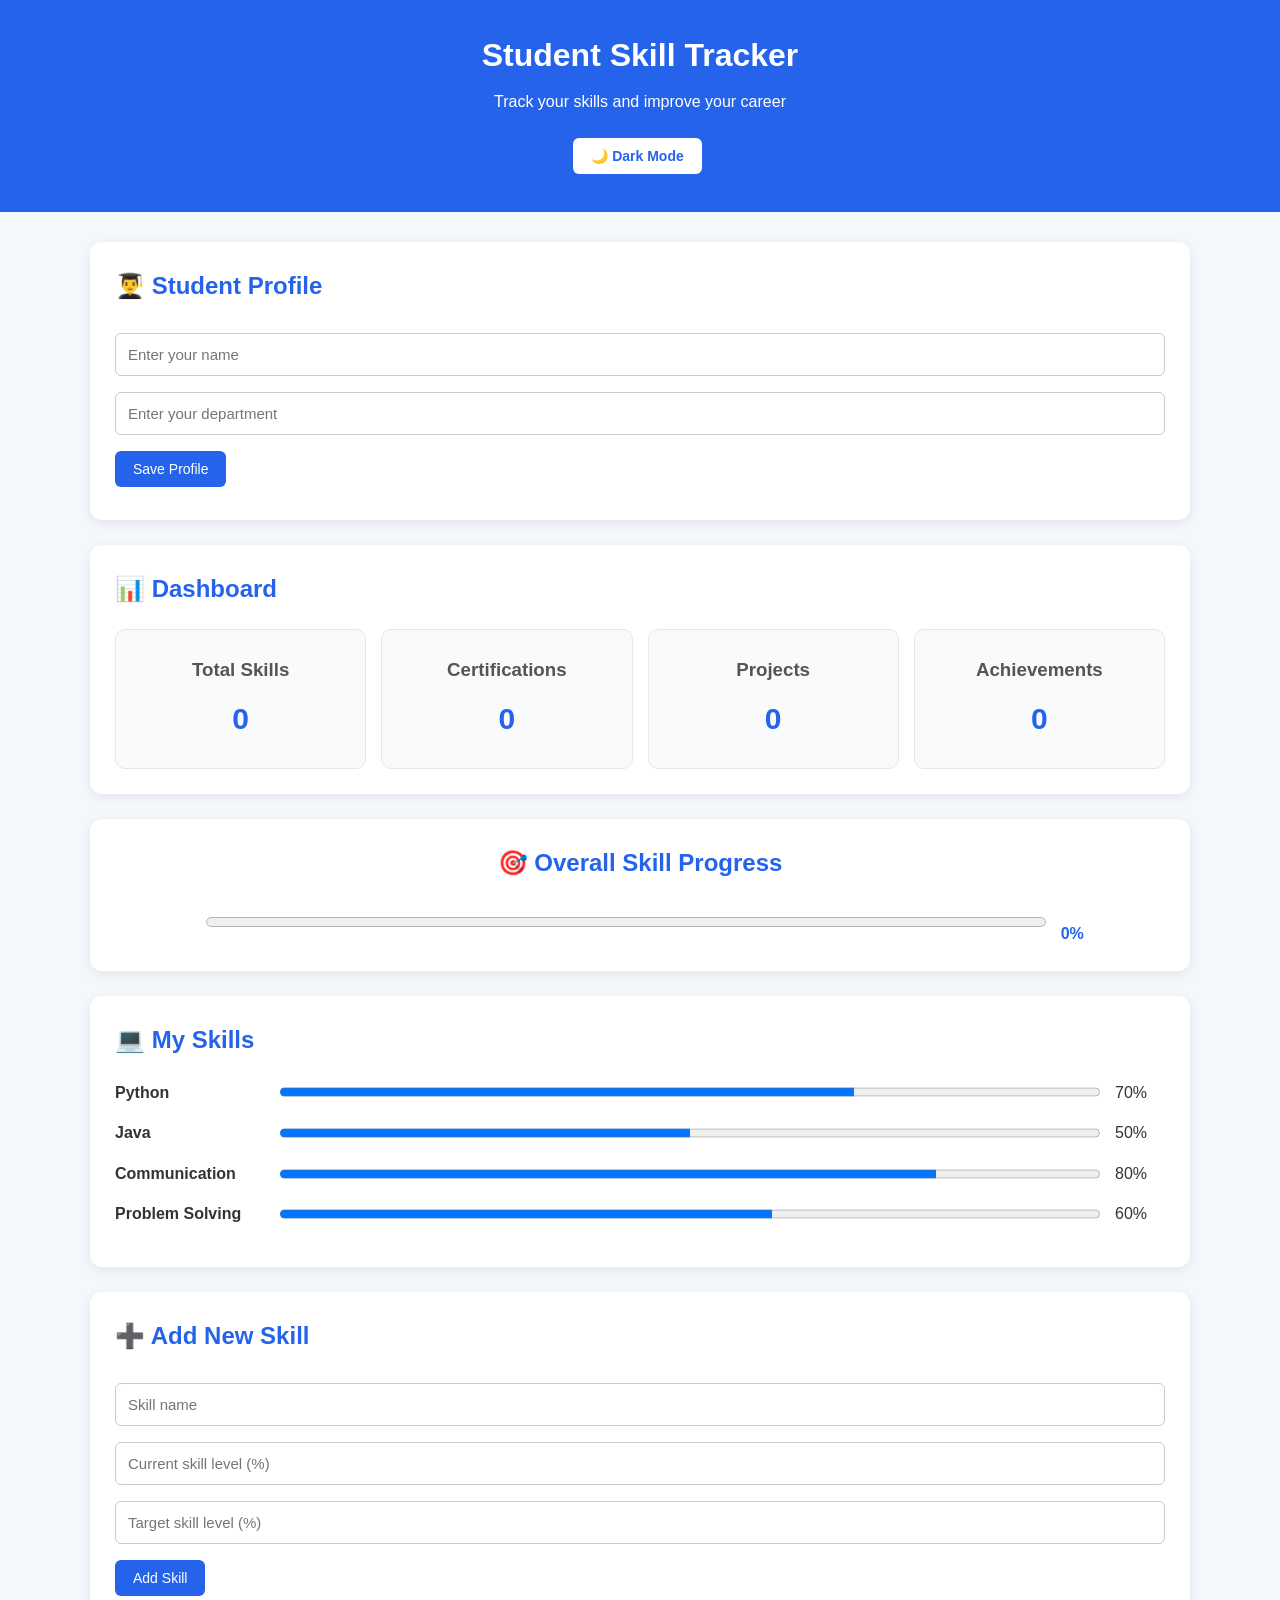
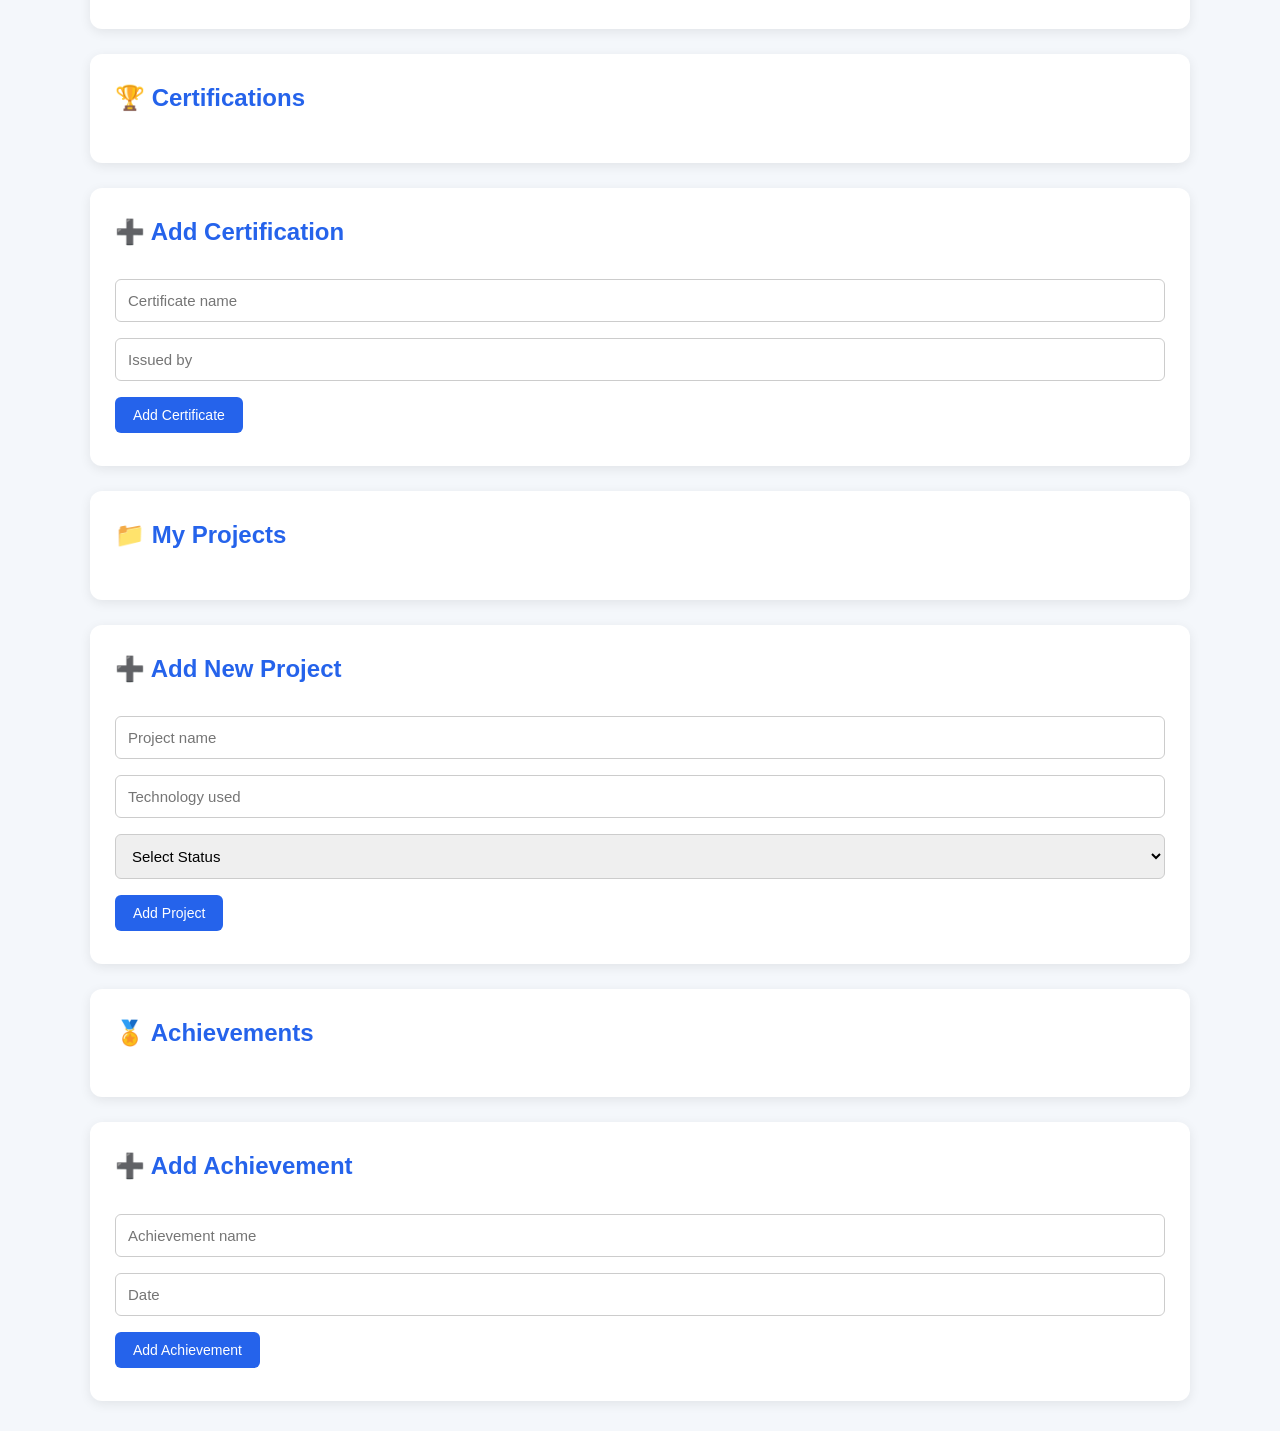
<file: index.html>
<!DOCTYPE html>
<html lang="en">

<head>
    <meta charset="UTF-8">
    <meta name="viewport" content="width=device-width, initial-scale=1.0">

    <title>Student Skill Tracker</title>

    <link rel="stylesheet" href="style.css">
</head>

<body>

    <!-- HEADER -->
    <header>
        <h1>Student Skill Tracker</h1>
        <p>Track your skills and improve your career</p>

        <button id="darkModeBtn" onclick="toggleDarkMode()">
            🌙 Dark Mode
        </button>
    </header>


    <main>

        <!-- ========================= -->
        <!-- STUDENT PROFILE -->
        <!-- ========================= -->

        <section class="student-info">

            <h2>👨‍🎓 Student Profile</h2>

            <input
                type="text"
                id="studentName"
                placeholder="Enter your name"
            >

            <input
                type="text"
                id="department"
                placeholder="Enter your department"
            >

            <button onclick="saveProfile()">
                Save Profile
            </button>

        </section>


        <!-- ========================= -->
        <!-- DASHBOARD -->
        <!-- ========================= -->

        <section class="dashboard">

            <h2>📊 Dashboard</h2>

            <div class="dashboard-container">

                <div class="dashboard-card">
                    <h3>Total Skills</h3>
                    <p id="totalSkills">0</p>
                </div>

                <div class="dashboard-card">
                    <h3>Certifications</h3>
                    <p id="totalCertificates">0</p>
                </div>

                <div class="dashboard-card">
                    <h3>Projects</h3>
                    <p id="totalProjects">0</p>
                </div>

                <div class="dashboard-card">
                    <h3>Achievements</h3>
                    <p id="totalAchievements">0</p>
                </div>

            </div>

        </section>


        <!-- ========================= -->
        <!-- OVERALL PROGRESS -->
        <!-- ========================= -->

        <section class="overall-progress">

            <h2>🎯 Overall Skill Progress</h2>

            <progress
                id="overallBar"
                value="0"
                max="100">
            </progress>

            <span id="overallText">0%</span>

        </section>


        <!-- ========================= -->
        <!-- MY SKILLS -->
        <!-- ========================= -->

        <section class="skills">

            <h2>💻 My Skills</h2>

            <div class="skill">
                <span>Python</span>

                <progress
                    value="70"
                    max="100">
                </progress>

                <span>70%</span>
            </div>


            <div class="skill">
                <span>Java</span>

                <progress
                    value="50"
                    max="100">
                </progress>

                <span>50%</span>
            </div>


            <div class="skill">
                <span>Communication</span>

                <progress
                    value="80"
                    max="100">
                </progress>

                <span>80%</span>
            </div>


            <div class="skill">
                <span>Problem Solving</span>

                <progress
                    value="60"
                    max="100">
                </progress>

                <span>60%</span>
            </div>

        </section>


        <!-- ========================= -->
        <!-- ADD NEW SKILL -->
        <!-- ========================= -->

        <section class="add-skill">

            <h2>➕ Add New Skill</h2>

            <input
                type="text"
                id="skillName"
                placeholder="Skill name"
            >

            <input
                type="number"
                id="skillLevel"
                placeholder="Current skill level (%)"
                min="0"
                max="100"
            >

            <input
                type="number"
                id="targetLevel"
                placeholder="Target skill level (%)"
                min="0"
                max="100"
            >

            <button onclick="addSkill()">
                Add Skill
            </button>

            <div id="skillList"></div>

        </section>


        <!-- ========================= -->
        <!-- CERTIFICATIONS -->
        <!-- ========================= -->

        <section class="certifications">

            <h2>🏆 Certifications</h2>

            <div id="certificateList"></div>

        </section>


        <!-- ========================= -->
        <!-- ADD CERTIFICATION -->
        <!-- ========================= -->

        <section class="add-certificate">

            <h2>➕ Add Certification</h2>

            <input
                type="text"
                id="certificateName"
                placeholder="Certificate name"
            >

            <input
                type="text"
                id="certificateIssuer"
                placeholder="Issued by"
            >

            <button onclick="addCertificate()">
                Add Certificate
            </button>

            

        </section>


        <!-- ========================= -->
        <!-- PROJECTS -->
        <!-- ========================= -->

        <section class="projects">

            <h2>📁 My Projects</h2>

            <div id="projectList"></div>

        </section>


        <!-- ========================= -->
        <!-- ADD PROJECT -->
        <!-- ========================= -->

        <section class="add-project">

            <h2>➕ Add New Project</h2>

            <input
                type="text"
                id="projectName"
                placeholder="Project name"
            >

            <input
                type="text"
                id="projectTechnology"
                placeholder="Technology used"
            >

            <select id="projectStatus">

                <option value="">
                    Select Status
                </option>

                <option value="Completed">
                    Completed
                </option>

                <option value="In Progress">
                    In Progress
                </option>

                <option value="Planned">
                    Planned
                </option>

            </select>

            <button onclick="addProject()">
                Add Project
            </button>

            

        </section>


        <!-- ========================= -->
        <!-- ACHIEVEMENTS -->
        <!-- ========================= -->

        <section class="achievements">

            <h2>🏅 Achievements</h2>

            <div id="achievementList"></div>

        </section>


        <!-- ========================= -->
        <!-- ADD ACHIEVEMENT -->
        <!-- ========================= -->

        <section class="add-achievement">

            <h2>➕ Add Achievement</h2>

            <input
                type="text"
                id="achievementName"
                placeholder="Achievement name"
            >

            <input
                type="text"
                id="achievementDate"
                placeholder="Date"
            >

            <button onclick="addAchievement()">
                Add Achievement
            </button>


        </section>

    </main>


    <!-- JAVASCRIPT -->
    <script src="script.js"></script>

</body>

</html>
</file>
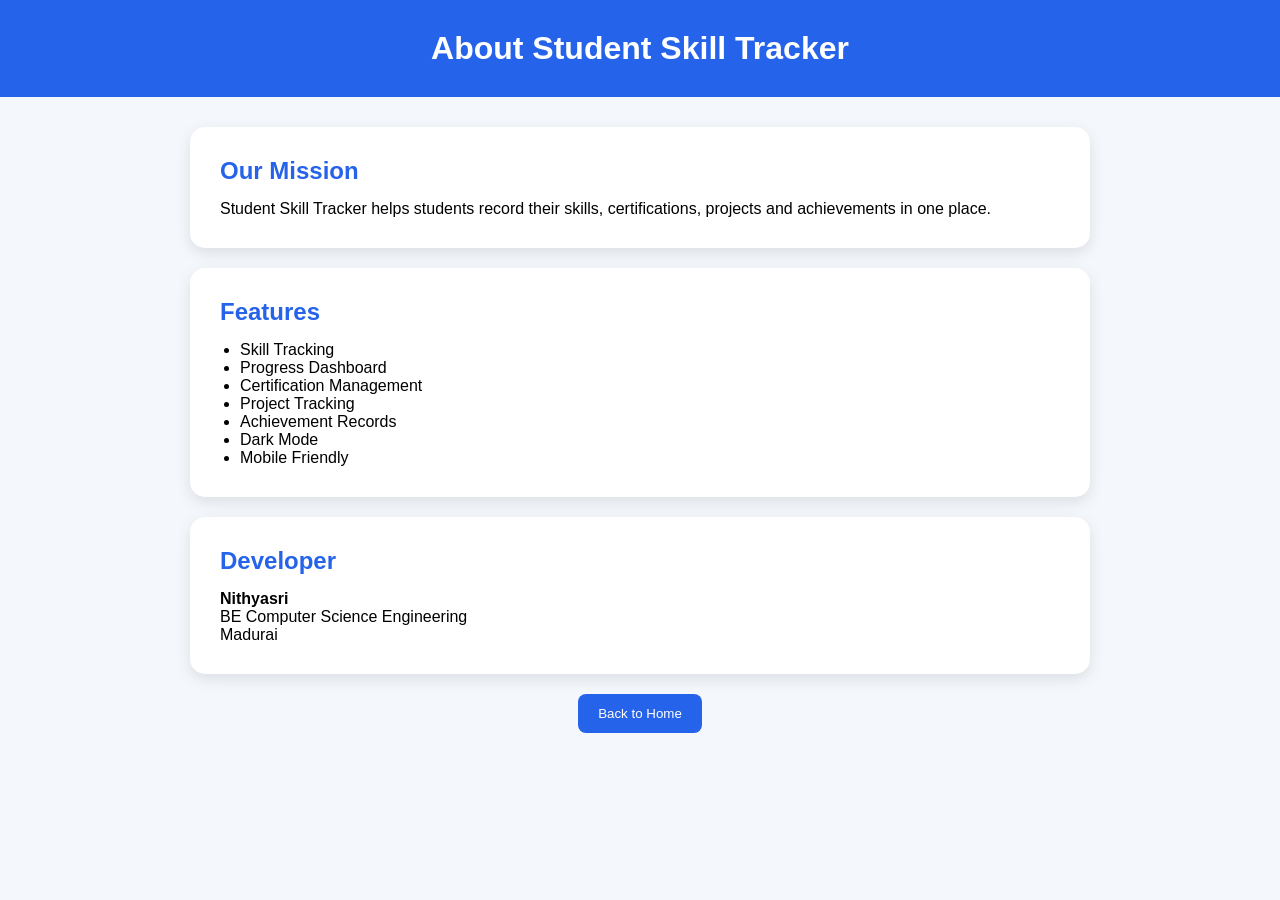
<file: about.html>
<!DOCTYPE html>
<html lang="en">
<head>
<meta charset="UTF-8">
<meta name="viewport" content="width=device-width, initial-scale=1.0">
<title>About Us - Student Skill Tracker</title>

<style>
*{
margin:0;
padding:0;
box-sizing:border-box;
}

body{
font-family:Arial,sans-serif;
background:#f4f7fb;
}

header{
background:#2563eb;
color:white;
text-align:center;
padding:30px;
}

.container{
width:90%;
max-width:900px;
margin:30px auto;
}

.card{
background:white;
padding:30px;
border-radius:15px;
box-shadow:0 5px 15px rgba(0,0,0,.1);
margin-bottom:20px;
}

h2{
color:#2563eb;
margin-bottom:15px;
}

ul{
padding-left:20px;
}

button{
background:#2563eb;
color:white;
padding:12px 20px;
border:none;
border-radius:8px;
cursor:pointer;
}

button:hover{
background:#1d4ed8;
}
</style>
</head>

<body>

<header>
<h1>About Student Skill Tracker</h1>
</header>

<div class="container">

<div class="card">
<h2>Our Mission</h2>
<p>
Student Skill Tracker helps students record their skills,
certifications, projects and achievements in one place.
</p>
</div>

<div class="card">
<h2>Features</h2>
<ul>
<li>Skill Tracking</li>
<li>Progress Dashboard</li>
<li>Certification Management</li>
<li>Project Tracking</li>
<li>Achievement Records</li>
<li>Dark Mode</li>
<li>Mobile Friendly</li>
</ul>
</div>

<div class="card">
<h2>Developer</h2>
<p><strong>Nithyasri</strong></p>
<p>BE Computer Science Engineering</p>
<p>Madurai</p>
</div>

<div style="text-align:center;">
<button onclick="goHome()">Back to Home</button>
</div>

</div>

<script>
function goHome(){
window.location.href="home.html";
}
</script>

</body>
</html>
</file>
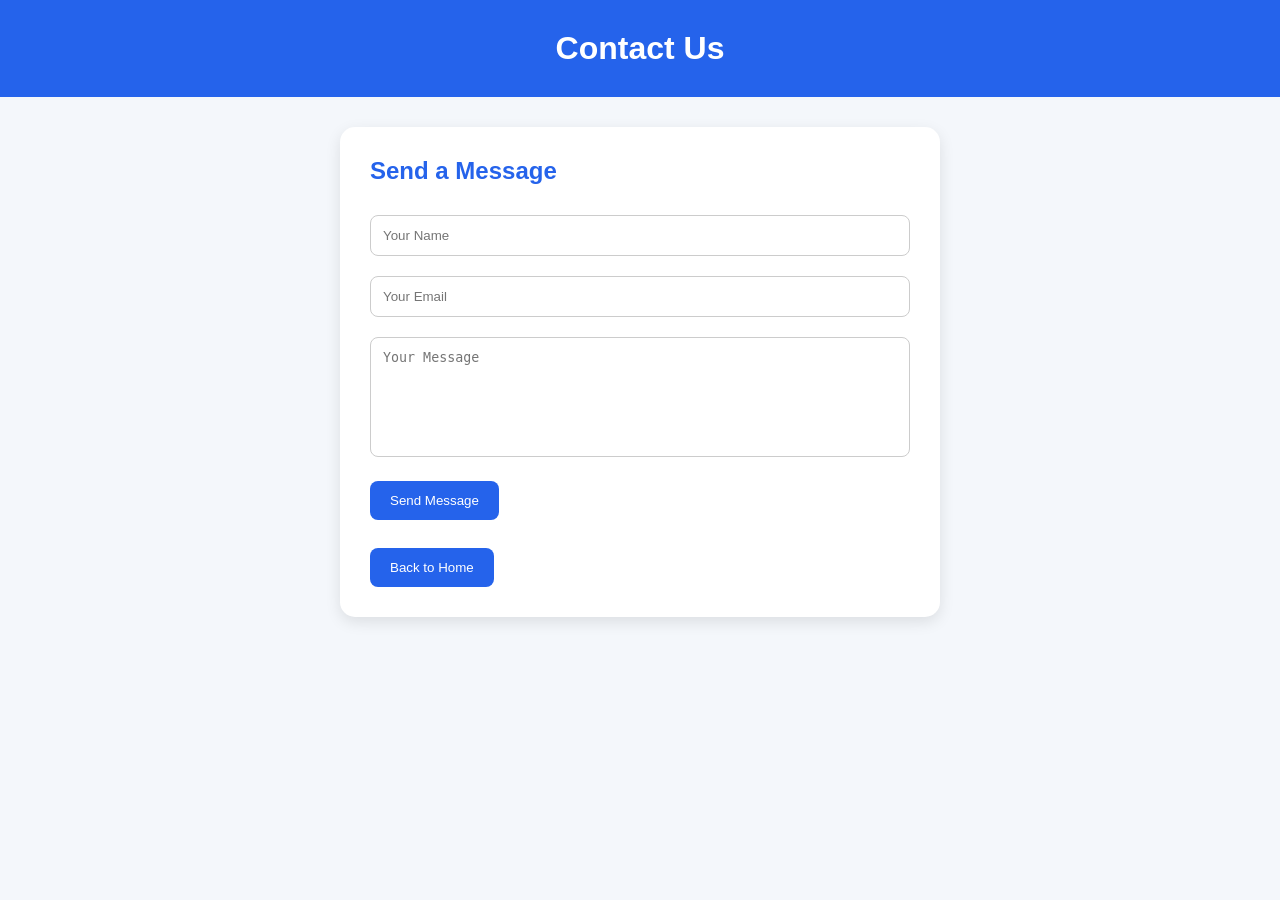
<file: contact.html>
<!DOCTYPE html>
<html lang="en">
<head>
<meta charset="UTF-8">
<meta name="viewport" content="width=device-width, initial-scale=1.0">
<title>Contact - Student Skill Tracker</title>

<style>
*{margin:0;padding:0;box-sizing:border-box;}

body{
font-family:Arial,sans-serif;
background:#f4f7fb;
}

header{
background:#2563eb;
color:white;
text-align:center;
padding:30px;
}

.container{
width:90%;
max-width:600px;
margin:30px auto;
background:white;
padding:30px;
border-radius:15px;
box-shadow:0 5px 15px rgba(0,0,0,.1);
}

h2{
color:#2563eb;
margin-bottom:20px;
}

input,textarea{
width:100%;
padding:12px;
margin:10px 0;
border:1px solid #ccc;
border-radius:8px;
}

textarea{
height:120px;
resize:none;
}

button{
background:#2563eb;
color:white;
padding:12px 20px;
border:none;
border-radius:8px;
cursor:pointer;
margin-top:10px;
}

button:hover{
background:#1d4ed8;
}
</style>

</head>
<body>

<header>
<h1>Contact Us</h1>
</header>

<div class="container">

<h2>Send a Message</h2>

<input type="text" placeholder="Your Name">

<input type="email" placeholder="Your Email">

<textarea placeholder="Your Message"></textarea>

<button onclick="sendMessage()">Send Message</button>

<br><br>

<button onclick="window.location.href='home.html'">Back to Home</button>

</div>

<script>
function sendMessage(){
alert("Message Sent Successfully!");
}
</script>

</body>
</html>
</file>
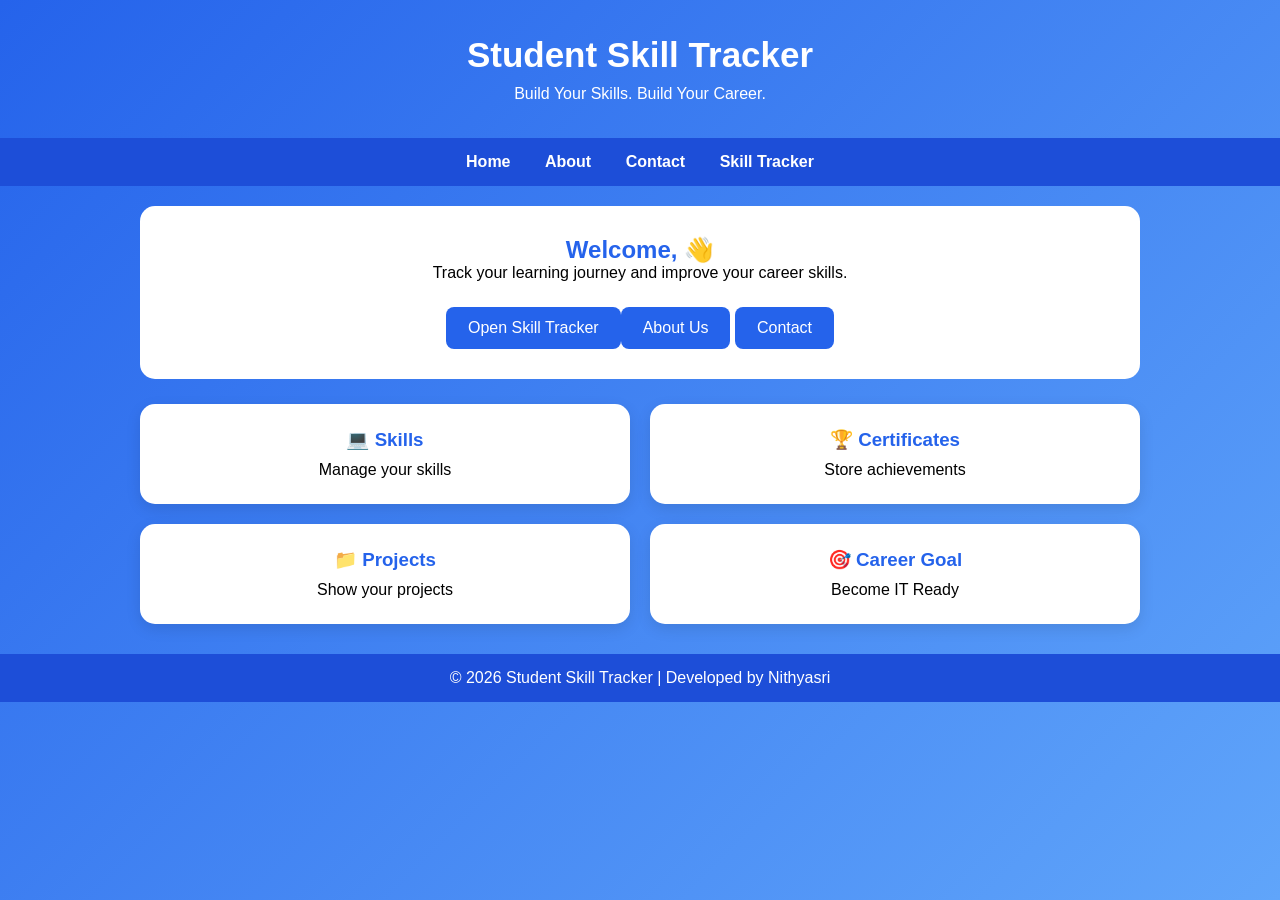
<file: home.html>
<!DOCTYPE html>
<html lang="en">
<head>
<meta charset="UTF-8">
<meta name="viewport" content="width=device-width, initial-scale=1.0">
<title>Home - Student Skill Tracker</title>

<style>
*{
    margin:0;
    padding:0;
    box-sizing:border-box;
}

body{
    font-family:Arial,sans-serif;
    background:linear-gradient(135deg,#2563eb,#60a5fa);
    min-height:100vh;
}

header{
    color:white;
    text-align:center;
    padding:35px 20px;
}

header h1{
    font-size:35px;
}

header p{
    margin-top:10px;
}

.container{
    width:90%;
    max-width:1000px;
    margin:20px auto;
}

.welcome-card{
    background:white;
    padding:30px;
    border-radius:15px;
    text-align:center;
    margin-bottom:25px;
}

.welcome-card h2{
    color:#2563eb;
}

.dashboard{
    display:grid;
    grid-template-columns:repeat(2,1fr);
    gap:20px;
}

.card{
    background:white;
    padding:25px;
    border-radius:15px;
    text-align:center;
    box-shadow:0 5px 15px rgba(0,0,0,.1);
}

.card h3{
    color:#2563eb;
    margin-bottom:10px;
}

button{
    margin-top:25px;
    padding:12px 22px;
    border:none;
    border-radius:8px;
    background:#2563eb;
    color:white;
    cursor:pointer;
    font-size:16px
}

button:hover{
    background:#1d4ed8;
}
.navbar{
    background:#1d4ed8;
    padding:15px;
    text-align:center;
}

.navbar a{
    color:white;
    text-decoration:none;
    margin:0 15px;
    font-weight:bold;
}

.navbar a:hover{
    text-decoration:underline;
}

@media(max-width:768px){

.dashboard{
grid-template-columns:1fr;
}

header h1{
font-size:28px;
}

}
footer{
    background:#1d4ed8;
    color:white;
    text-align:center;
    padding:15px;
    margin-top:30px;
}
</style>
</head>

<body>

<header>

<h1>Student Skill Tracker</h1>

<p>Build Your Skills. Build Your Career.</p>

</header>
<nav class="navbar">
    <a href="home.html">Home</a>
    <a href="about.html">About</a>
    <a href="contact.html">Contact</a>
    <a href="index.html">Skill Tracker</a>
</nav>

<div class="container">

<div class="welcome-card">

<h2>Welcome, <span id="userEmail"></span> 👋</h2>

<p>Track your learning journey and improve your career skills.</p>

<button onclick="openTracker()">Open Skill Tracker
    <button
     onclick="window.location.href='about.html'">
    About Us
</button>
<button onclick="window.location.href='contact.html'">
    Contact
</button>

</div>

<div class="dashboard">

<div class="card">
<h3>💻 Skills</h3>
<p>Manage your skills</p>
</div>

<div class="card">
<h3>🏆 Certificates</h3>
<p>Store achievements</p>
</div>

<div class="card">
<h3>📁 Projects</h3>
<p>Show your projects</p>
</div>

<div class="card">
<h3>🎯 Career Goal</h3>
<p>Become IT Ready</p>
</div>

</div>

</div>

<script>

document.getElementById("userEmail").innerText =
localStorage.getItem("studentEmail");

function openTracker(){
window.location.href="index.html";
}
</script>

<footer>
    <p>© 2026 Student Skill Tracker |
         Developed by Nithyasri</p>
</footer>

</body>
</html>
</file>
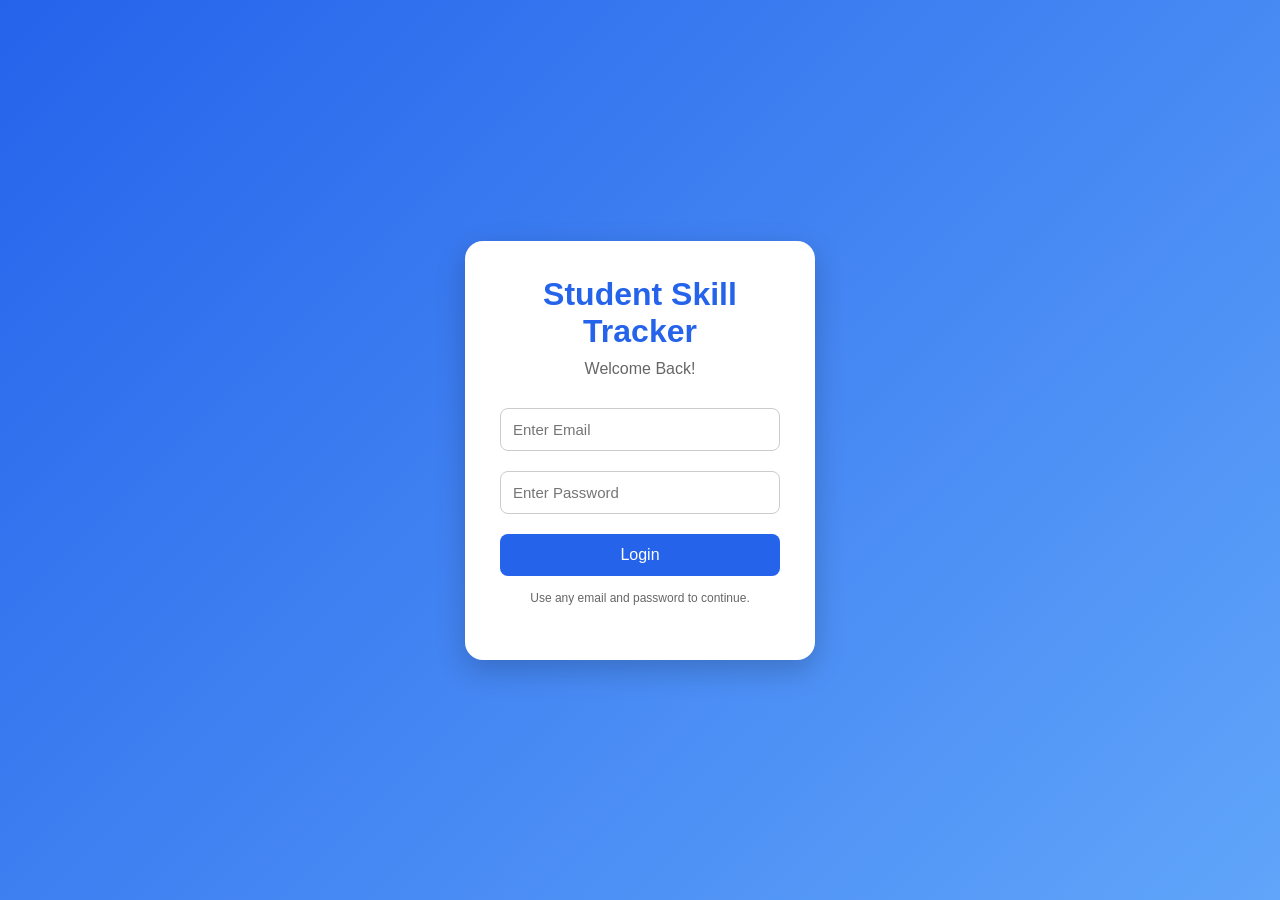
<file: login.html>
<!DOCTYPE html>
<html lang="en">
<head>
    <meta charset="UTF-8">
    <meta name="viewport" content="width=device-width, initial-scale=1.0">
    <title>Student Skill Tracker - Login</title>
    <link rel="stylesheet" href="login.css">
</head>
<body>

<div class="container">

    <div class="login-box">

        <h1>Student Skill Tracker</h1>

        <p>Welcome Back!</p>

        <input type="email" id="email" placeholder="Enter Email">

        <input type="password" id="password" placeholder="Enter Password">

        <button onclick="login()">Login</button>

        <p class="note">Use any email and password to continue.</p>

    </div>

</div>

<script src="login.js"></script>

</body>
</html>
</file>
<file: style.css>
/* =========================
   GENERAL
========================= */

* {
    box-sizing: border-box;
    margin: 0;
    padding: 0;
}

body {
    font-family: Arial, sans-serif;
    background: #f4f7fb;
    color: #333;
    line-height: 1.6;
}

main {
    width: 90%;
    max-width: 1100px;
    margin: 30px auto;
}


/* =========================
   HEADER
========================= */

header {
    background: #2563eb;
    color: white;
    text-align: center;
    padding: 30px 20px;
}

header h1 {
    font-size: 32px;
    margin-bottom: 8px;
}

header p {
    font-size: 16px;
    margin-bottom: 15px;
}

#darkModeBtn {
    background: white;
    color: #2563eb;
    border: none;
    padding: 10px 18px;
    border-radius: 6px;
    cursor: pointer;
    font-weight: bold;
}


/* =========================
   ALL SECTIONS
========================= */

section {
    background: white;
    margin-bottom: 25px;
    padding: 25px;
    border-radius: 12px;
    box-shadow: 0 3px 12px rgba(0, 0, 0, 0.08);
}

section h2 {
    color: #2563eb;
    margin-bottom: 20px;
}


/* =========================
   INPUTS
========================= */

input,
select {
    width: 100%;
    padding: 12px;
    margin: 8px 0;
    border: 1px solid #ccc;
    border-radius: 6px;
    font-size: 15px;
}

input:focus,
select:focus {
    outline: none;
    border-color: #2563eb;
}


/* =========================
   BUTTONS
========================= */

button {
    background: #2563eb;
    color: white;
    border: none;
    padding: 10px 18px;
    margin: 8px 5px 8px 0;
    border-radius: 6px;
    cursor: pointer;
    font-size: 14px;
}

button:hover {
    background: #1d4ed8;
}


/* =========================
   DASHBOARD
========================= */

.dashboard-container {
    display: grid;
    grid-template-columns: repeat(4, 1fr);
    gap: 15px;
}

.dashboard-card {
    background: #f8fafc;
    padding: 25px 15px;
    text-align: center;
    border-radius: 10px;
    border: 1px solid #e5e7eb;
}

.dashboard-card h3 {
    color: #555;
    margin-bottom: 10px;
}

.dashboard-card p {
    font-size: 30px;
    font-weight: bold;
    color: #2563eb;
}


/* =========================
   OVERALL PROGRESS
========================= */

.overall-progress {
    text-align: center;
}

#overallBar {
    width: 80%;
    height: 20px;
    margin: 10px;
}

#overallText {
    font-weight: bold;
    color: #2563eb;
}


/* =========================
   MY SKILLS
========================= */

.skill {
    display: flex;
    align-items: center;
    gap: 15px;
    margin: 15px 0;
}

.skill span:first-child {
    width: 150px;
    font-weight: bold;
}

.skill progress {
    flex: 1;
    height: 18px;
}

.skill span:last-child {
    width: 50px;
}


/* =========================
   DYNAMIC SKILL LIST
========================= */

#skillList p {
    background: #f8fafc;
    padding: 12px;
    margin: 10px 0;
    border-radius: 7px;
    border-left: 4px solid #2563eb;
}

#skillList button {
    float: right;
    margin: 0;
}


/* =========================
   CERTIFICATIONS
========================= */

#certificateList p {
    background: #f8fafc;
    padding: 15px;
    margin: 10px 0;
    border-radius: 7px;
    border-left: 4px solid #2563eb;
}

#certificateList button {
    float: right;
    margin: 0;
}


/* =========================
   PROJECTS
========================= */

#projectList p {
    background: #f8fafc;
    padding: 15px;
    margin: 10px 0;
    border-radius: 7px;
    border-left: 4px solid #2563eb;
}

#projectList button {
    float: right;
    margin: 0;
}


/* =========================
   ACHIEVEMENTS
========================= */

#achievementList p {
    background: #f8fafc;
    padding: 15px;
    margin: 10px 0;
    border-radius: 7px;
    border-left: 4px solid #2563eb;
}

#achievementList button {
    float: right;
    margin: 0;
}


/* =========================
   DARK MODE
========================= */

body.dark-mode {
    background: #111827;
    color: #e5e7eb;
}

body.dark-mode section {
    background: #1f2937;
    color: #e5e7eb;
}

body.dark-mode section h2 {
    color: #60a5fa;
}

body.dark-mode .dashboard-card,
body.dark-mode #skillList p,
body.dark-mode #certificateList p,
body.dark-mode #projectList p,
body.dark-mode #achievementList p {
    background: #374151;
    border-color: #4b5563;
}

body.dark-mode input,
body.dark-mode select {
    background: #374151;
    color: white;
    border-color: #6b7280;
}

body.dark-mode input::placeholder {
    color: #d1d5db;
}

body.dark-mode .dashboard-card h3 {
    color: #d1d5db;
}

body.dark-mode .dashboard-card p {
    color: #60a5fa;
}

body.dark-mode #darkModeBtn {
    background: #374151;
    color: white;
}


/* =========================
   MOBILE RESPONSIVE
========================= */

@media (max-width: 768px) {

    main {
        width: 94%;
    }

    header h1 {
        font-size: 25px;
    }

    .dashboard-container {
        grid-template-columns: repeat(2, 1fr);
    }

    .skill {
        flex-wrap: wrap;
    }

    .skill span:first-child {
        width: 100%;
    }

    .skill progress {
        width: 80%;
    }
}


@media (max-width: 480px) {

    .dashboard-container {
        grid-template-columns: 1fr;
    }

    section {
        padding: 18px;
    }

    header {
        padding: 25px 15px;
    }

    header h1 {
        font-size: 22px;
    }
}
</file>
<file: login.css>
*{
    margin:0;
    padding:0;
    box-sizing:border-box;
}

body{
    font-family:Arial, sans-serif;
    background:linear-gradient(135deg,#2563eb,#60a5fa);
    display:flex;
    justify-content:center;
    align-items:center;
    height:100vh;
}

.container{
    width:100%;
    display:flex;
    justify-content:center;
}

.login-box{
    background:white;
    width:350px;
    padding:35px;
    border-radius:18px;
    box-shadow:0 10px 30px rgba(0,0,0,.2);
    text-align:center;
}

.login-box h1{
    color:#2563eb;
    margin-bottom:10px;
}

.login-box p{
    color:#666;
    margin-bottom:20px;
}

input{
    width:100%;
    padding:12px;
    margin:10px 0;
    border:1px solid #ccc;
    border-radius:8px;
    font-size:15px;
}

input:focus{
    outline:none;
    border-color:#2563eb;
}

button{
    width:100%;
    padding:12px;
    background:#2563eb;
    color:white;
    border:none;
    border-radius:8px;
    font-size:16px;
    cursor:pointer;
    margin-top:10px;
}

button:hover{
    background:#1d4ed8;
}

.note{
    font-size:12px;
    margin-top:15px;
    color:#888;
}
</file>
